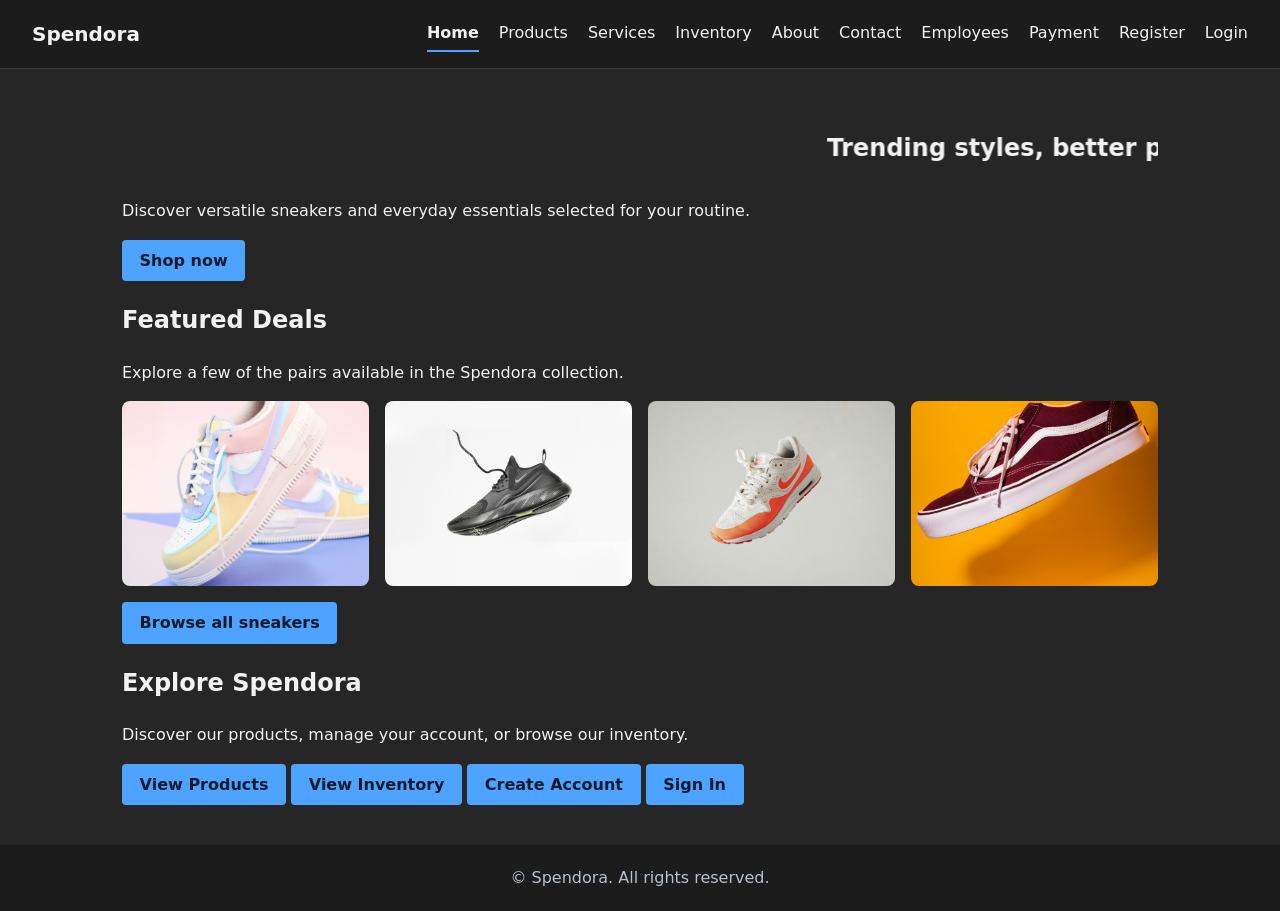
<file: index.html>
<!DOCTYPE html>
<html lang="en">
<head>
    <meta charset="UTF-8">
    <meta name="viewport" content="width=device-width, initial-scale=1.0">
    <meta name="description" content="Hub-Spendora: trending styles at better prices.">

    <title>Spendora | Everyday Style</title>

    <link rel="stylesheet" href="css/style.css">
</head>

<body>
    <!-- Website Header and Navigation -->
    <header>
        <a class="brand" href="index.html">Spendora</a>

        <nav aria-label="Main navigation">
            <a href="index.html" aria-current="page">Home</a>
            <a href="products.html">Products</a>
            <a href="services.html">Services</a>
            <a href="inventory.html">Inventory</a>
            <a href="about.html">About</a>
            <a href="contact.html">Contact</a>
            <a href="employee.html">Employees</a>
            <a href="payment.html">Payment</a>
            <a href="register.html">Register</a>
            <a href="login.html">Login</a>
        </nav>
    </header>

    <!-- Main Website Content -->
    <main>
        <section class="home-intro">
            <h1>
                <marquee behavior="scroll" direction="left">
                    Trending styles, better prices
                </marquee>
            </h1>

            <p>
                Discover versatile sneakers and everyday essentials
                selected for your routine.
            </p>

            <a class="btn" href="products.html">Shop now</a>
        </section>

        <!-- Featured Products -->
        <section id="featured">
            <h2>Featured Deals</h2>

            <p>
                Explore a few of the pairs available in the Spendora collection.
            </p>

            <div class="gallery">
                <img src="assets/snk1.jpg"
                     alt="Spendora everyday sneaker style one"
                     loading="lazy">

                <img src="assets/snk2.jpg"
                     alt="Spendora everyday sneaker style two"
                     loading="lazy">

                <img src="assets/snk3.jpg"
                     alt="Spendora everyday sneaker style three"
                     loading="lazy">

                <img src="assets/snk4.jpg"
                     alt="Spendora everyday sneaker style four"
                     loading="lazy">
            </div>

            <p>
                <a class="btn" href="products.html">Browse all sneakers</a>
            </p>
        </section>

        <!-- Quick Access to Website Pages -->
        <section id="quick-links">
            <h2>Explore Spendora</h2>

            <p>Discover our products, manage your account, or browse our inventory.</p>

            <a class="btn" href="products.html">View Products</a>
            <a class="btn" href="inventory.html">View Inventory</a>
            <a class="btn" href="register.html">Create Account</a>
            <a class="btn" href="login.html">Sign In</a>
        </section>
    </main>

    <!-- Website Footer -->
    <footer>
        <p>&copy; Spendora. All rights reserved.</p>
    </footer>
</body>
</html>
</file>
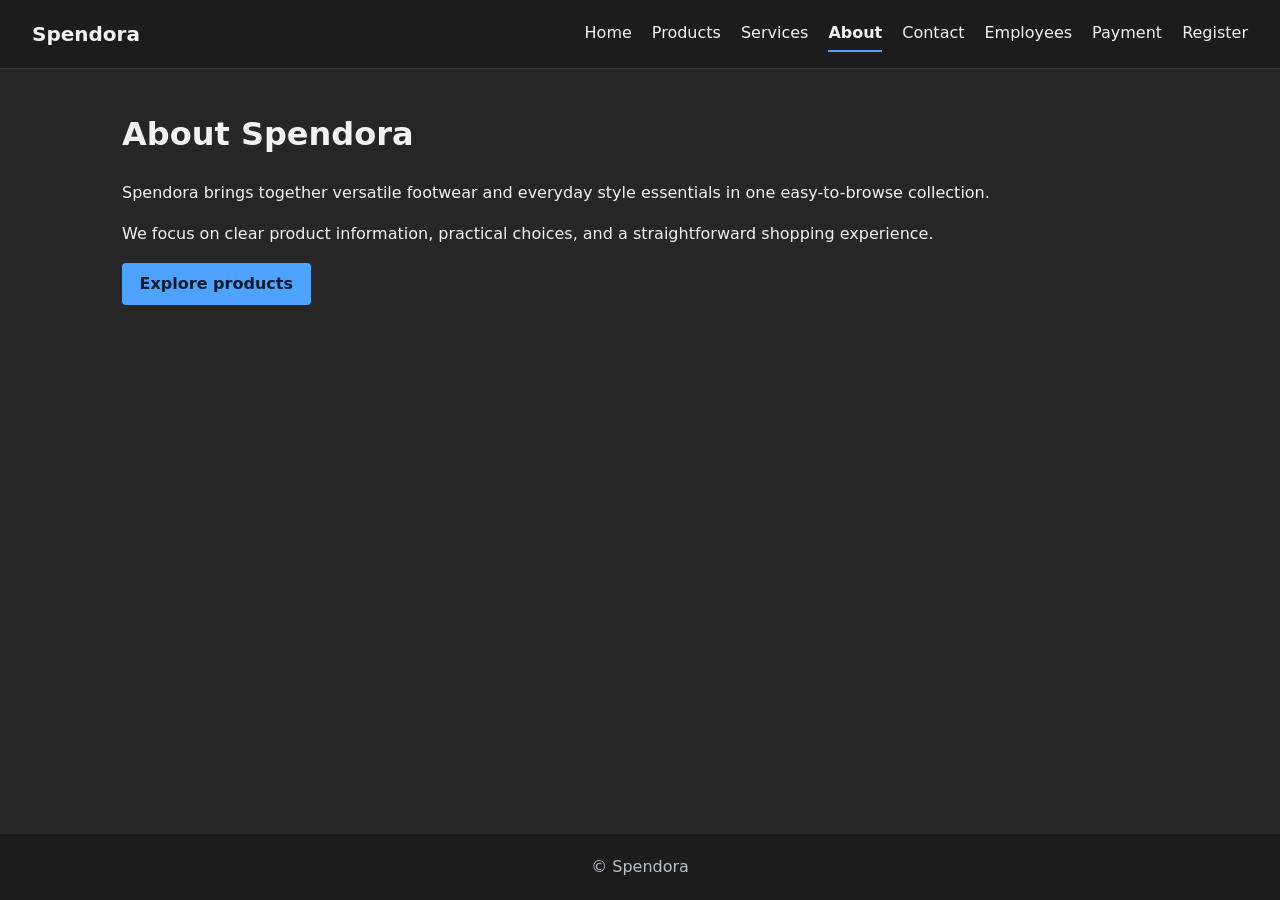
<file: about.html>
<!DOCTYPE html>
<html lang="en">
<head>
	<meta charset="UTF-8">
	<meta name="viewport" content="width=device-width, initial-scale=1.0">
	<meta name="description" content="Learn about Spendora and our everyday style collection.">
	<title>About | Spendora</title>
	<link rel="stylesheet" href="css/style.css">
</head>
<body>
	<header>
		<a class="brand" href="index.html">Spendora</a>
		<nav aria-label="Main navigation">
			<a href="index.html">Home</a>
			<a href="products.html">Products</a>
			<a href="services.html">Services</a>
			<a href="about.html" aria-current="page">About</a>
			<a href="contact.html">Contact</a>
			<a href="employee.html">Employees</a>
			<a href="payment.html">Payment</a>
			<a href="register.html">Register</a>
		</nav>
	</header>
	<main>
		<h1>About Spendora</h1>
		<p>Spendora brings together versatile footwear and everyday style essentials in one easy-to-browse collection.</p>
		<p>We focus on clear product information, practical choices, and a straightforward shopping experience.</p>
		<p><a class="btn" href="products.html">Explore products</a></p>
	</main>
	<footer><p>&copy; Spendora</p></footer>
</body>
</html>
</file>
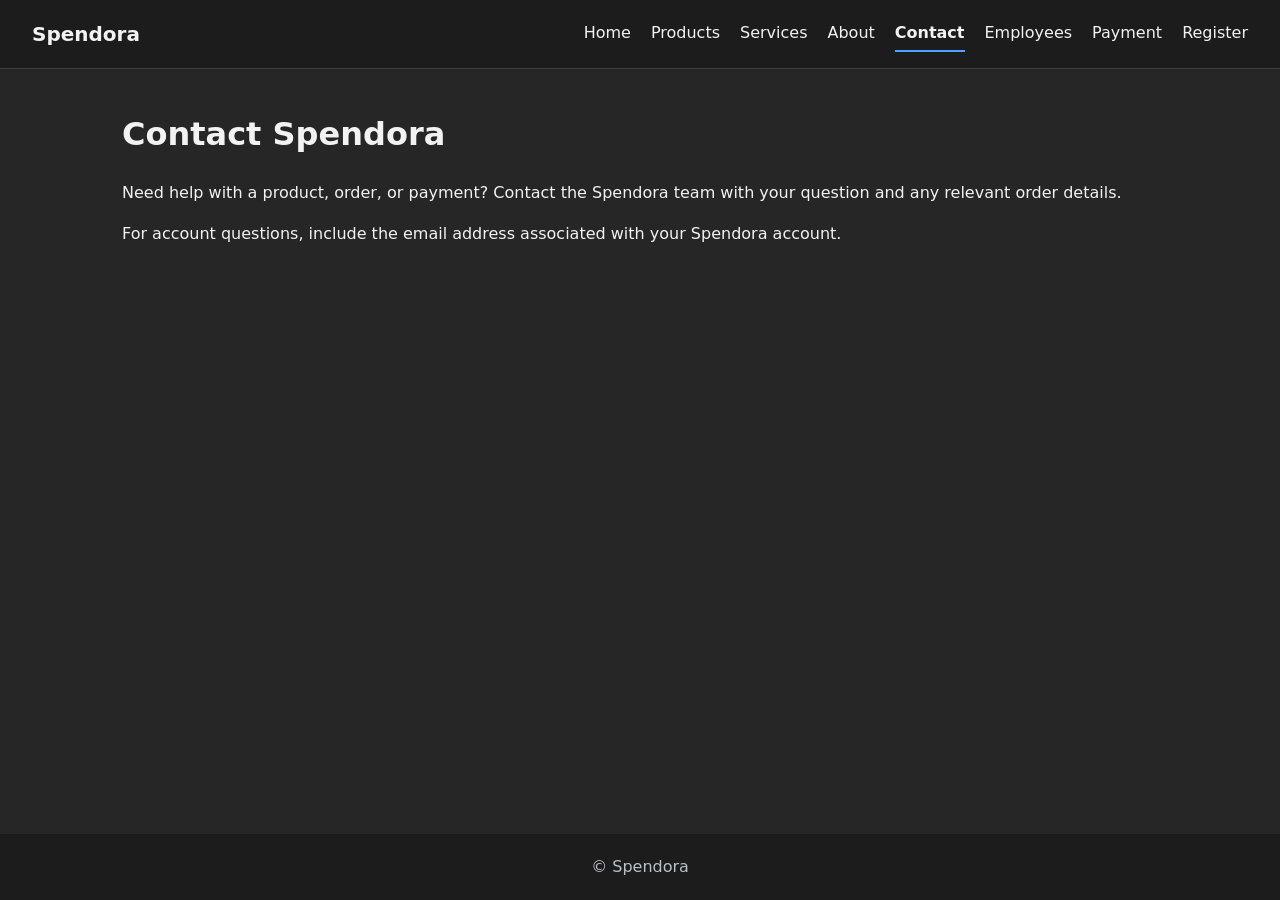
<file: contact.html>
<!DOCTYPE html>
<html lang="en">
<head>
	<meta charset="UTF-8">
	<meta name="viewport" content="width=device-width, initial-scale=1.0">
	<meta name="description" content="Get help with Spendora products, orders, and payments.">
	<title>Contact | Spendora</title>
	<link rel="stylesheet" href="css/style.css">
</head>
<body>
	<header>
		<a class="brand" href="index.html">Spendora</a>
		<nav aria-label="Main navigation">
			<a href="index.html">Home</a>
			<a href="products.html">Products</a>
			<a href="services.html">Services</a>
			<a href="about.html">About</a>
			<a href="contact.html" aria-current="page">Contact</a>
			<a href="employee.html">Employees</a>
			<a href="payment.html">Payment</a>
			<a href="register.html">Register</a>
		</nav>
	</header>
	<main>
		<h1>Contact Spendora</h1>
		<p>Need help with a product, order, or payment? Contact the Spendora team with your question and any relevant order details.</p>
		<p>For account questions, include the email address associated with your Spendora account.</p>
	</main>
	<footer><p>&copy; Spendora</p></footer>
</body>
</html>
</file>
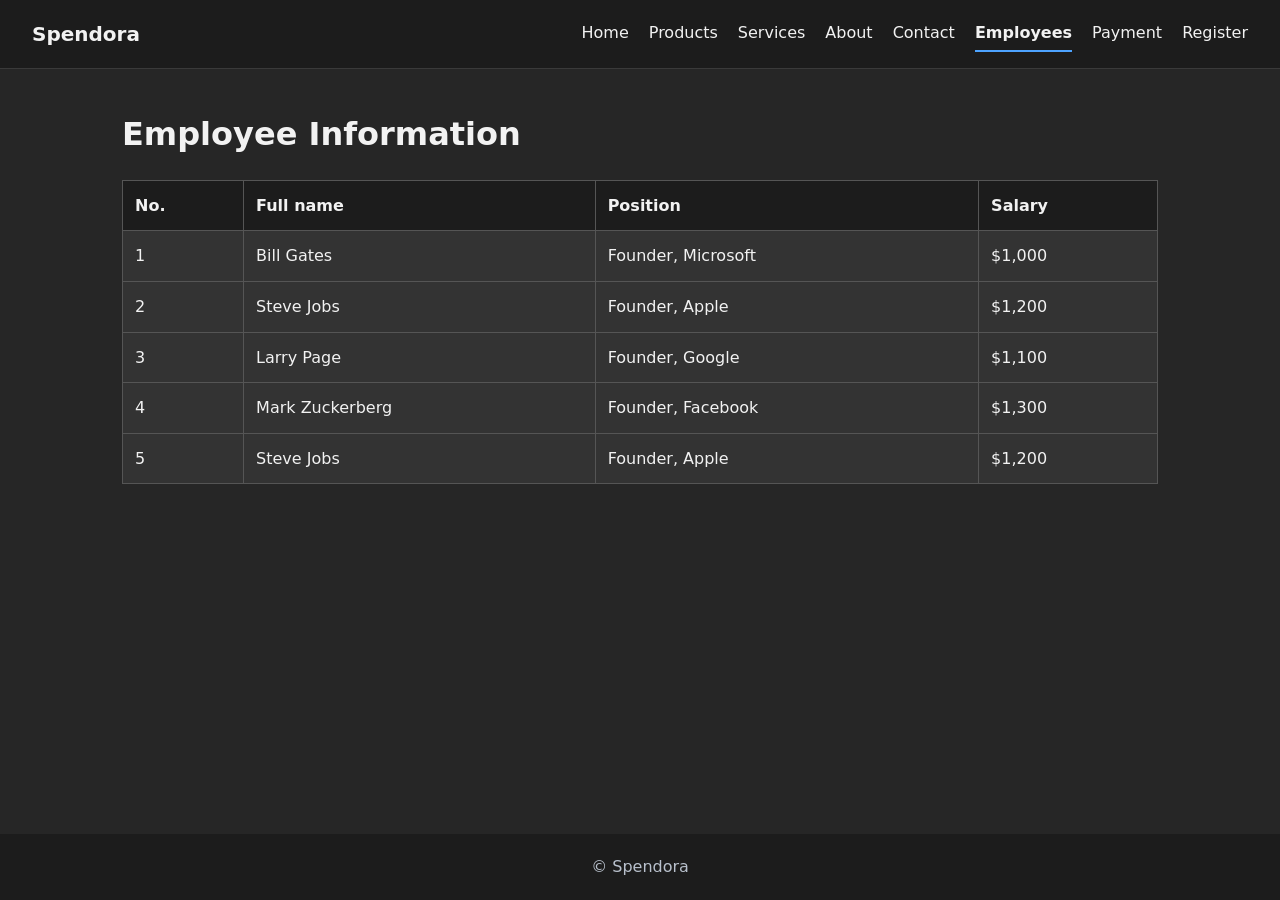
<file: employee.html>
<!DOCTYPE html>
<html lang="en">
<head>
    <meta charset="UTF-8">
    <meta name="viewport" content="width=device-width, initial-scale=1.0">
    <title>Employees | Spendora</title>
    <link rel="stylesheet" href="css/style.css">
</head>
<body>
    <header>
        <a class="brand" href="index.html">Spendora</a>
        <nav aria-label="Main navigation">
            <a href="index.html">Home</a>
            <a href="products.html">Products</a>
            <a href="services.html">Services</a>
            <a href="about.html">About</a>
            <a href="contact.html">Contact</a>
            <a href="employee.html" aria-current="page">Employees</a>
            <a href="payment.html">Payment</a>
            <a href="register.html">Register</a>
        </nav>
    </header>

    <main>
        <h1>Employee Information</h1>
        <div class="table-scroll">
            <table class="data-table">
                <thead>
                    <tr>
                        <th scope="col">No.</th>
                        <th scope="col">Full name</th>
                        <th scope="col">Position</th>
                        <th scope="col">Salary</th>
                    </tr>
                </thead>
                <tbody>
                    <tr><td>1</td><td>Bill Gates</td><td>Founder, Microsoft</td><td>$1,000</td></tr>
                    <tr><td>2</td><td>Steve Jobs</td><td>Founder, Apple</td><td>$1,200</td></tr>
                    <tr><td>3</td><td>Larry Page</td><td>Founder, Google</td><td>$1,100</td></tr>
                    <tr><td>4</td><td>Mark Zuckerberg</td><td>Founder, Facebook</td><td>$1,300</td></tr>
                    <tr><td>5</td><td>Steve Jobs</td><td>Founder, Apple</td><td>$1,200</td></tr>
                </tbody>
            </table>
        </div>
    </main>

    <footer><p>&copy; Spendora</p></footer>
</body>
</html>
</file>
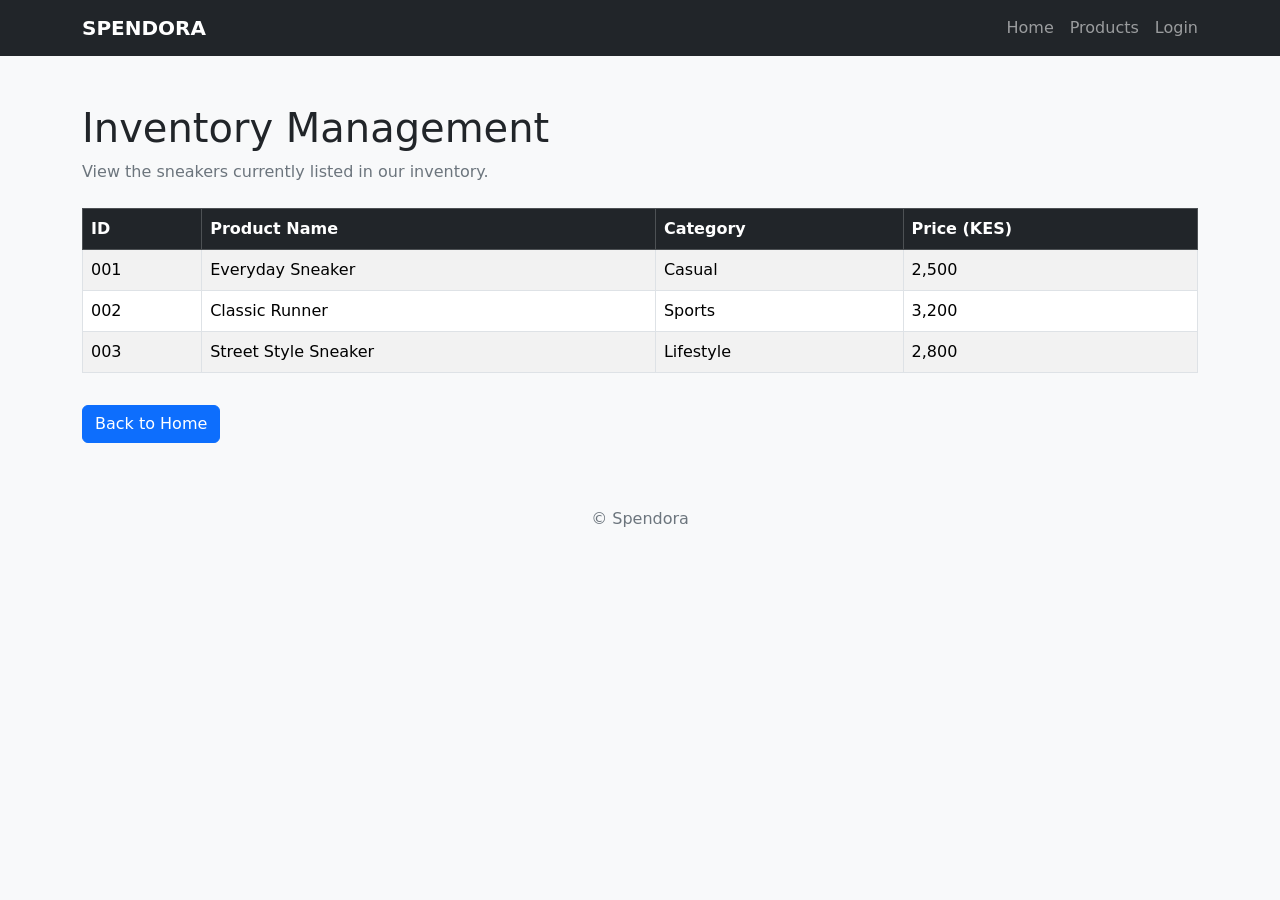
<file: inventory.html>
<!DOCTYPE html>
<html lang="en">
<head>
    <meta charset="UTF-8">
    <meta name="viewport" content="width=device-width, initial-scale=1.0">
    <title>Inventory | Spendora</title>

    <!-- Bootstrap CSS -->
    <link href="https://cdn.jsdelivr.net/npm/bootstrap@5.3.3/dist/css/bootstrap.min.css"
          rel="stylesheet">
</head>
<body class="bg-light">

    <nav class="navbar navbar-dark bg-dark">
        <div class="container">
            <a class="navbar-brand fw-bold" href="index.html">SPENDORA</a>
            <div class="navbar-nav flex-row gap-3">
                <a class="nav-link" href="index.html">Home</a>
                <a class="nav-link" href="products.html">Products</a>
                <a class="nav-link" href="login.html">Login</a>
            </div>
        </div>
    </nav>

    <main class="container py-5">
        <h1 class="mb-2">Inventory Management</h1>
        <p class="text-secondary mb-4">
            View the sneakers currently listed in our inventory.
        </p>

        <div class="table-responsive">
            <table class="table table-striped table-bordered table-hover align-middle">
                <thead class="table-dark">
                    <tr>
                        <th scope="col">ID</th>
                        <th scope="col">Product Name</th>
                        <th scope="col">Category</th>
                        <th scope="col">Price (KES)</th>
                    </tr>
                </thead>
                <tbody>
                    <tr>
                        <td>001</td>
                        <td>Everyday Sneaker</td>
                        <td>Casual</td>
                        <td>2,500</td>
                    </tr>
                    <tr>
                        <td>002</td>
                        <td>Classic Runner</td>
                        <td>Sports</td>
                        <td>3,200</td>
                    </tr>
                    <tr>
                        <td>003</td>
                        <td>Street Style Sneaker</td>
                        <td>Lifestyle</td>
                        <td>2,800</td>
                    </tr>
                </tbody>
            </table>
        </div>

        <a href="index.html" class="btn btn-primary mt-3">Back to Home</a>
    </main>

    <footer class="text-center text-secondary py-3">
        <p>&copy; Spendora</p>
    </footer>

</body>
</html>
</file>
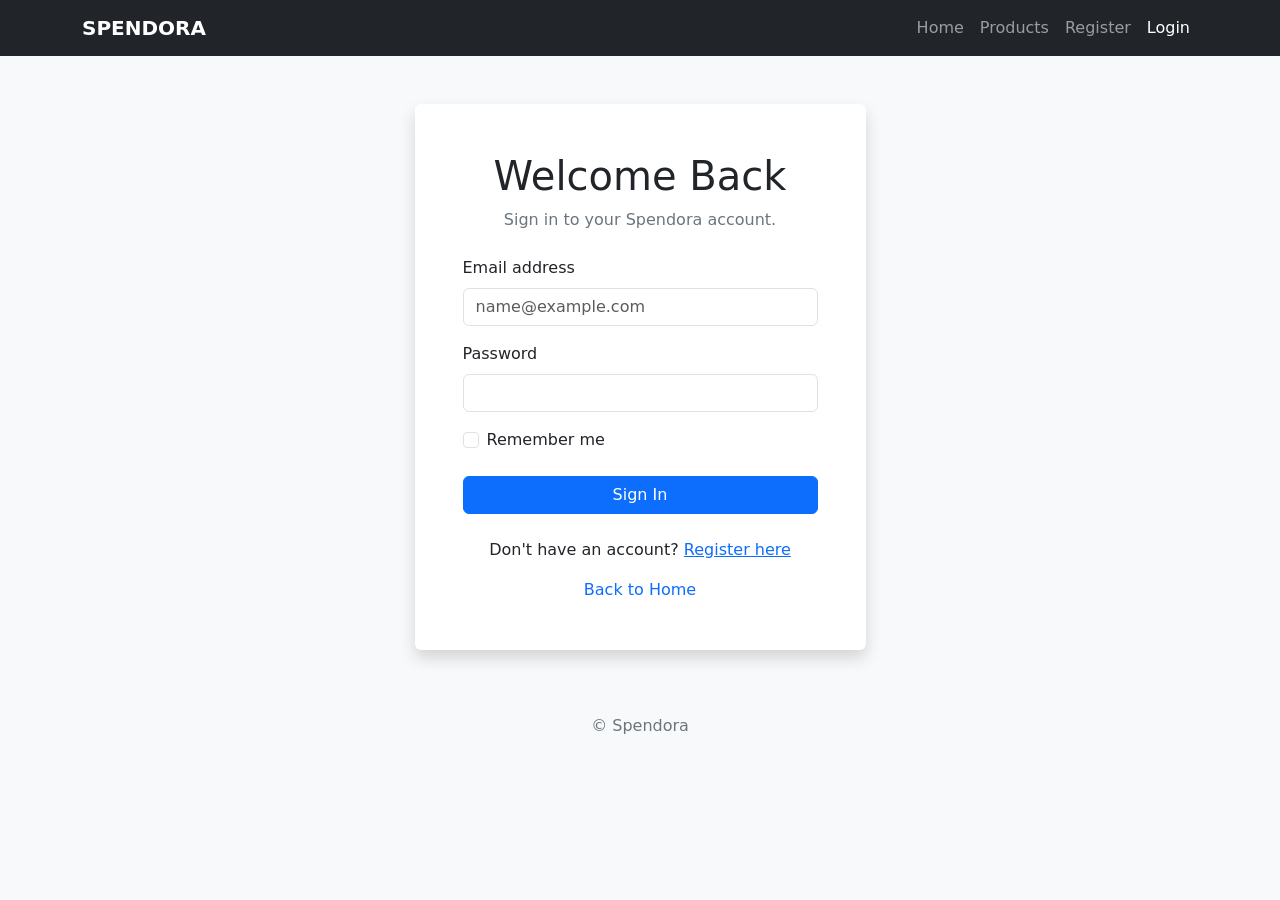
<file: login.html>
<!DOCTYPE html>
<html lang="en">
<head>
    <meta charset="UTF-8">
    <meta name="viewport" content="width=device-width, initial-scale=1.0">
    <meta name="description" content="Sign in to your Spendora account.">
    <title>Login | Spendora</title>

    <!-- Bootstrap CSS -->
    <link href="https://cdn.jsdelivr.net/npm/bootstrap@5.3.3/dist/css/bootstrap.min.css"
          rel="stylesheet">
</head>
<body class="bg-light">

    <!-- Navigation -->
    <nav class="navbar navbar-expand-lg navbar-dark bg-dark">
        <div class="container">
            <a class="navbar-brand fw-bold" href="index.html">SPENDORA</a>

            <div class="navbar-nav ms-auto">
                <a class="nav-link" href="index.html">Home</a>
                <a class="nav-link" href="products.html">Products</a>
                <a class="nav-link" href="register.html">Register</a>
                <a class="nav-link active" aria-current="page" href="login.html">Login</a>
            </div>
        </div>
    </nav>

    <!-- Login Form -->
    <main class="container py-5">
        <div class="row justify-content-center">
            <div class="col-12 col-md-8 col-lg-5">

                <div class="card shadow border-0">
                    <div class="card-body p-4 p-md-5">

                        <h1 class="text-center mb-2">Welcome Back</h1>
                        <p class="text-center text-secondary mb-4">
                            Sign in to your Spendora account.
                        </p>

                        <form action="#" method="get">
                            <div class="mb-3">
                                <label for="email" class="form-label">
                                    Email address
                                </label>
                                <input type="email"
                                       class="form-control"
                                       id="email"
                                       name="email"
                                       placeholder="name@example.com"
                                       autocomplete="email"
                                       required>
                            </div>

                            <div class="mb-3">
                                <label for="password" class="form-label">
                                    Password
                                </label>
                                <input type="password"
                                       class="form-control"
                                       id="password"
                                       name="password"
                                       autocomplete="current-password"
                                       required>
                            </div>

                            <div class="form-check mb-4">
                                <input class="form-check-input"
                                       type="checkbox"
                                       id="remember"
                                       name="remember">
                                <label class="form-check-label" for="remember">
                                    Remember me
                                </label>
                            </div>

                            <button type="submit"
                                    class="btn btn-primary w-100">
                                Sign In
                            </button>
                        </form>

                        <p class="text-center mt-4 mb-0">
                            Don't have an account?
                            <a href="register.html">Register here</a>
                        </p>

                        <p class="text-center mt-3 mb-0">
                            <a href="index.html" class="text-decoration-none">
                                Back to Home
                            </a>
                        </p>

                    </div>
                </div>

            </div>
        </div>
    </main>

    <footer class="text-center text-secondary py-3">
        <p class="mb-0">&copy; Spendora</p>
    </footer>

</body>
</html>
</file>
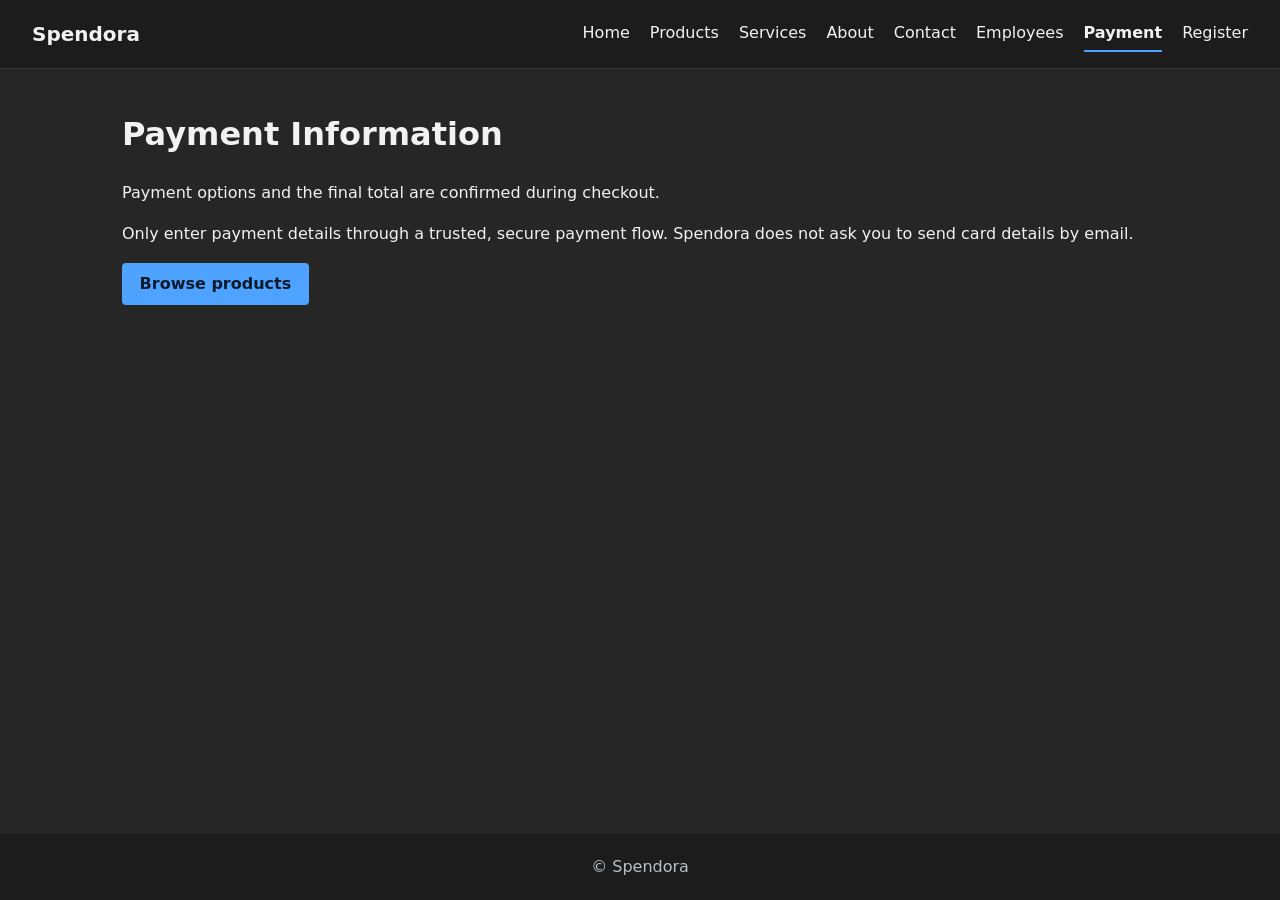
<file: payment.html>
<!DOCTYPE html>
<html lang="en">
<head>
	<meta charset="UTF-8">
	<meta name="viewport" content="width=device-width, initial-scale=1.0">
	<meta name="description" content="Payment information for Spendora customers.">
	<title>Payment | Spendora</title>
	<link rel="stylesheet" href="css/style.css">
</head>
<body>
	<header>
		<a class="brand" href="index.html">Spendora</a>
		<nav aria-label="Main navigation">
			<a href="index.html">Home</a>
			<a href="products.html">Products</a>
			<a href="services.html">Services</a>
			<a href="about.html">About</a>
			<a href="contact.html">Contact</a>
			<a href="employee.html">Employees</a>
			<a href="payment.html" aria-current="page">Payment</a>
			<a href="register.html">Register</a>
		</nav>
	</header>
	<main>
		<h1>Payment Information</h1>
		<p>Payment options and the final total are confirmed during checkout.</p>
		<p>Only enter payment details through a trusted, secure payment flow. Spendora does not ask you to send card details by email.</p>
		<p><a class="btn" href="products.html">Browse products</a></p>
	</main>
	<footer><p>&copy; Spendora</p></footer>
</body>
</html>
</file>
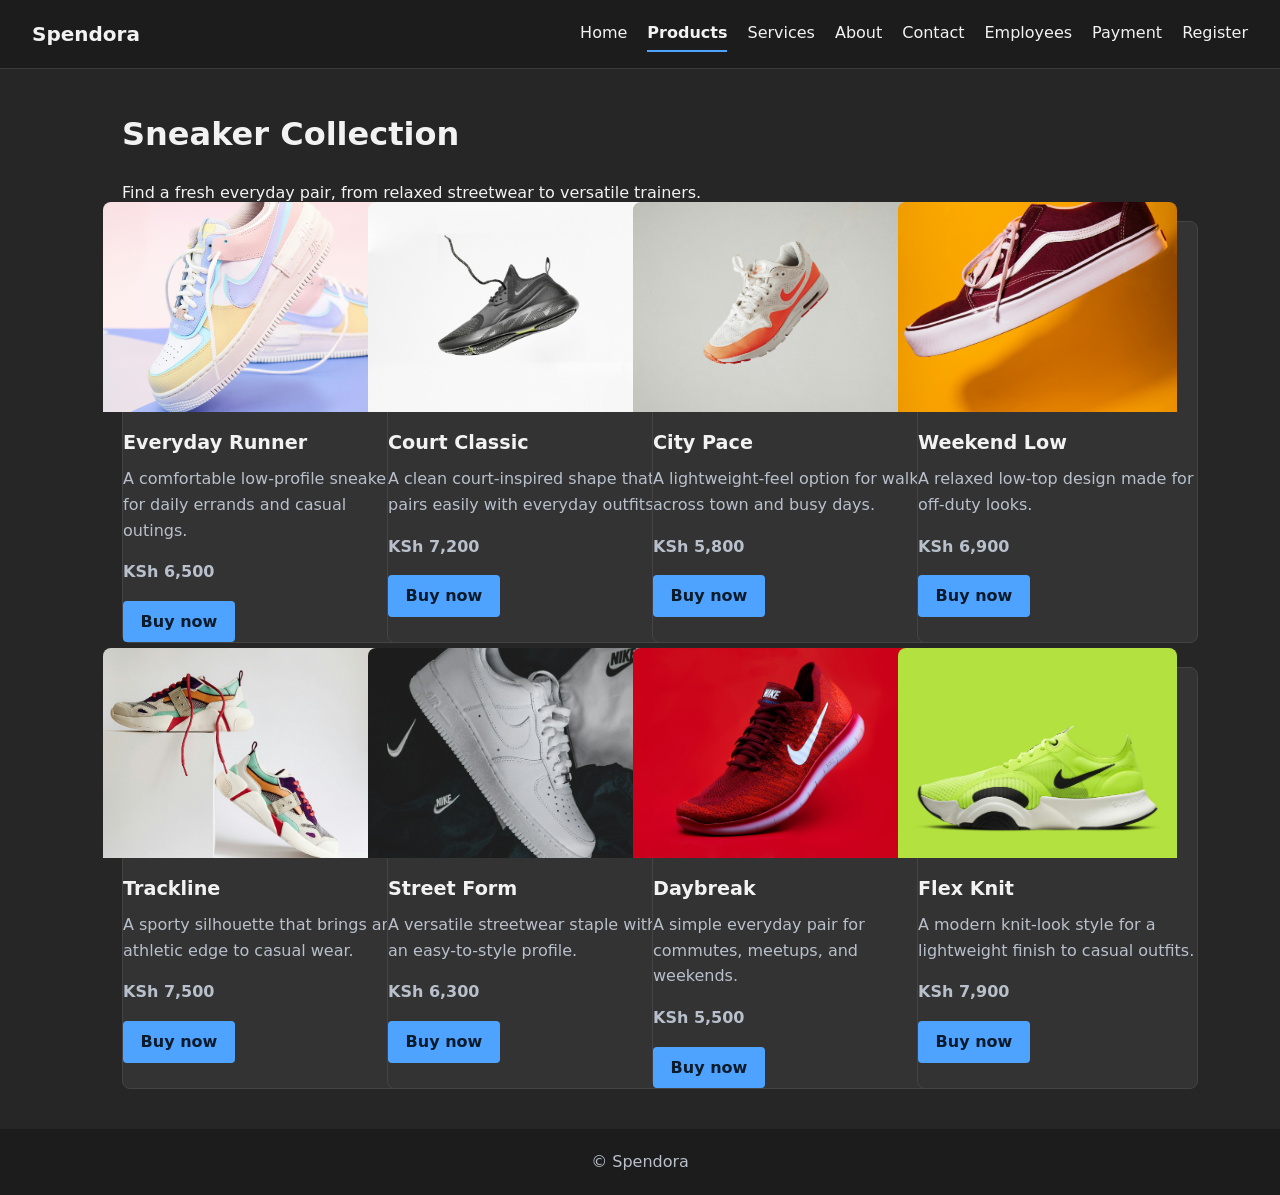
<file: products.html>
<!DOCTYPE html>
<html lang="en">
<head>
    <meta charset="UTF-8">
    <meta name="viewport" content="width=device-width, initial-scale=1.0">
    <meta name="description" content="Explore Spendora's sneaker collection.">
    <title>Sneaker Collection | Spendora</title>
    <link rel="stylesheet" href="css/style.css">
</head>
<body>
    <header>
        <a class="brand" href="index.html">Spendora</a>
        <nav aria-label="Main navigation">
            <a href="index.html">Home</a>
            <a href="products.html" aria-current="page">Products</a>
            <a href="services.html">Services</a>
            <a href="about.html">About</a>
            <a href="contact.html">Contact</a>
            <a href="employee.html">Employees</a>
            <a href="payment.html">Payment</a>
            <a href="register.html">Register</a>
        </nav>
    </header>

    <main>
        <h1>Sneaker Collection</h1>
        <p>Find a fresh everyday pair, from relaxed streetwear to versatile trainers.</p>
        <section class="services-grid" aria-label="Sneaker products">
            <article class="service-card">
                <img src="assets/snk1.jpg" alt="Everyday Runner sneaker" loading="lazy">
                <h2>Everyday Runner</h2>
                <p>A comfortable low-profile sneaker for daily errands and casual outings.</p>
                <p class="product-price">KSh 6,500</p>
                <a class="btn" href="payment.html">Buy now</a>
            </article>
            <article class="service-card">
                <img src="assets/snk2.jpg" alt="Court Classic sneaker" loading="lazy">
                <h2>Court Classic</h2>
                <p>A clean court-inspired shape that pairs easily with everyday outfits.</p>
                <p class="product-price">KSh 7,200</p>
                <a class="btn" href="payment.html">Buy now</a>
            </article>
            <article class="service-card">
                <img src="assets/snk3.jpg" alt="City Pace sneaker" loading="lazy">
                <h2>City Pace</h2>
                <p>A lightweight-feel option for walks across town and busy days.</p>
                <p class="product-price">KSh 5,800</p>
                <a class="btn" href="payment.html">Buy now</a>
            </article>
            <article class="service-card">
                <img src="assets/snk4.jpg" alt="Weekend Low sneaker" loading="lazy">
                <h2>Weekend Low</h2>
                <p>A relaxed low-top design made for off-duty looks.</p>
                <p class="product-price">KSh 6,900</p>
                <a class="btn" href="payment.html">Buy now</a>
            </article>
            <article class="service-card">
                <img src="assets/snk5.jpg" alt="Trackline sneaker" loading="lazy">
                <h2>Trackline</h2>
                <p>A sporty silhouette that brings an athletic edge to casual wear.</p>
                <p class="product-price">KSh 7,500</p>
                <a class="btn" href="payment.html">Buy now</a>
            </article>
            <article class="service-card">
                <img src="assets/snk6.jpg" alt="Street Form sneaker" loading="lazy">
                <h2>Street Form</h2>
                <p>A versatile streetwear staple with an easy-to-style profile.</p>
                <p class="product-price">KSh 6,300</p>
                <a class="btn" href="payment.html">Buy now</a>
            </article>
            <article class="service-card">
                <img src="assets/snk7.jpg" alt="Daybreak sneaker" loading="lazy">
                <h2>Daybreak</h2>
                <p>A simple everyday pair for commutes, meetups, and weekends.</p>
                <p class="product-price">KSh 5,500</p>
                <a class="btn" href="payment.html">Buy now</a>
            </article>
            <article class="service-card">
                <img src="assets/snk8.jpg" alt="Flex Knit sneaker" loading="lazy">
                <h2>Flex Knit</h2>
                <p>A modern knit-look style for a lightweight finish to casual outfits.</p>
                <p class="product-price">KSh 7,900</p>
                <a class="btn" href="payment.html">Buy now</a>
            </article>
        </section>
    </main>

    <footer><p>&copy; Spendora</p></footer>
</body>
</html>
</file>
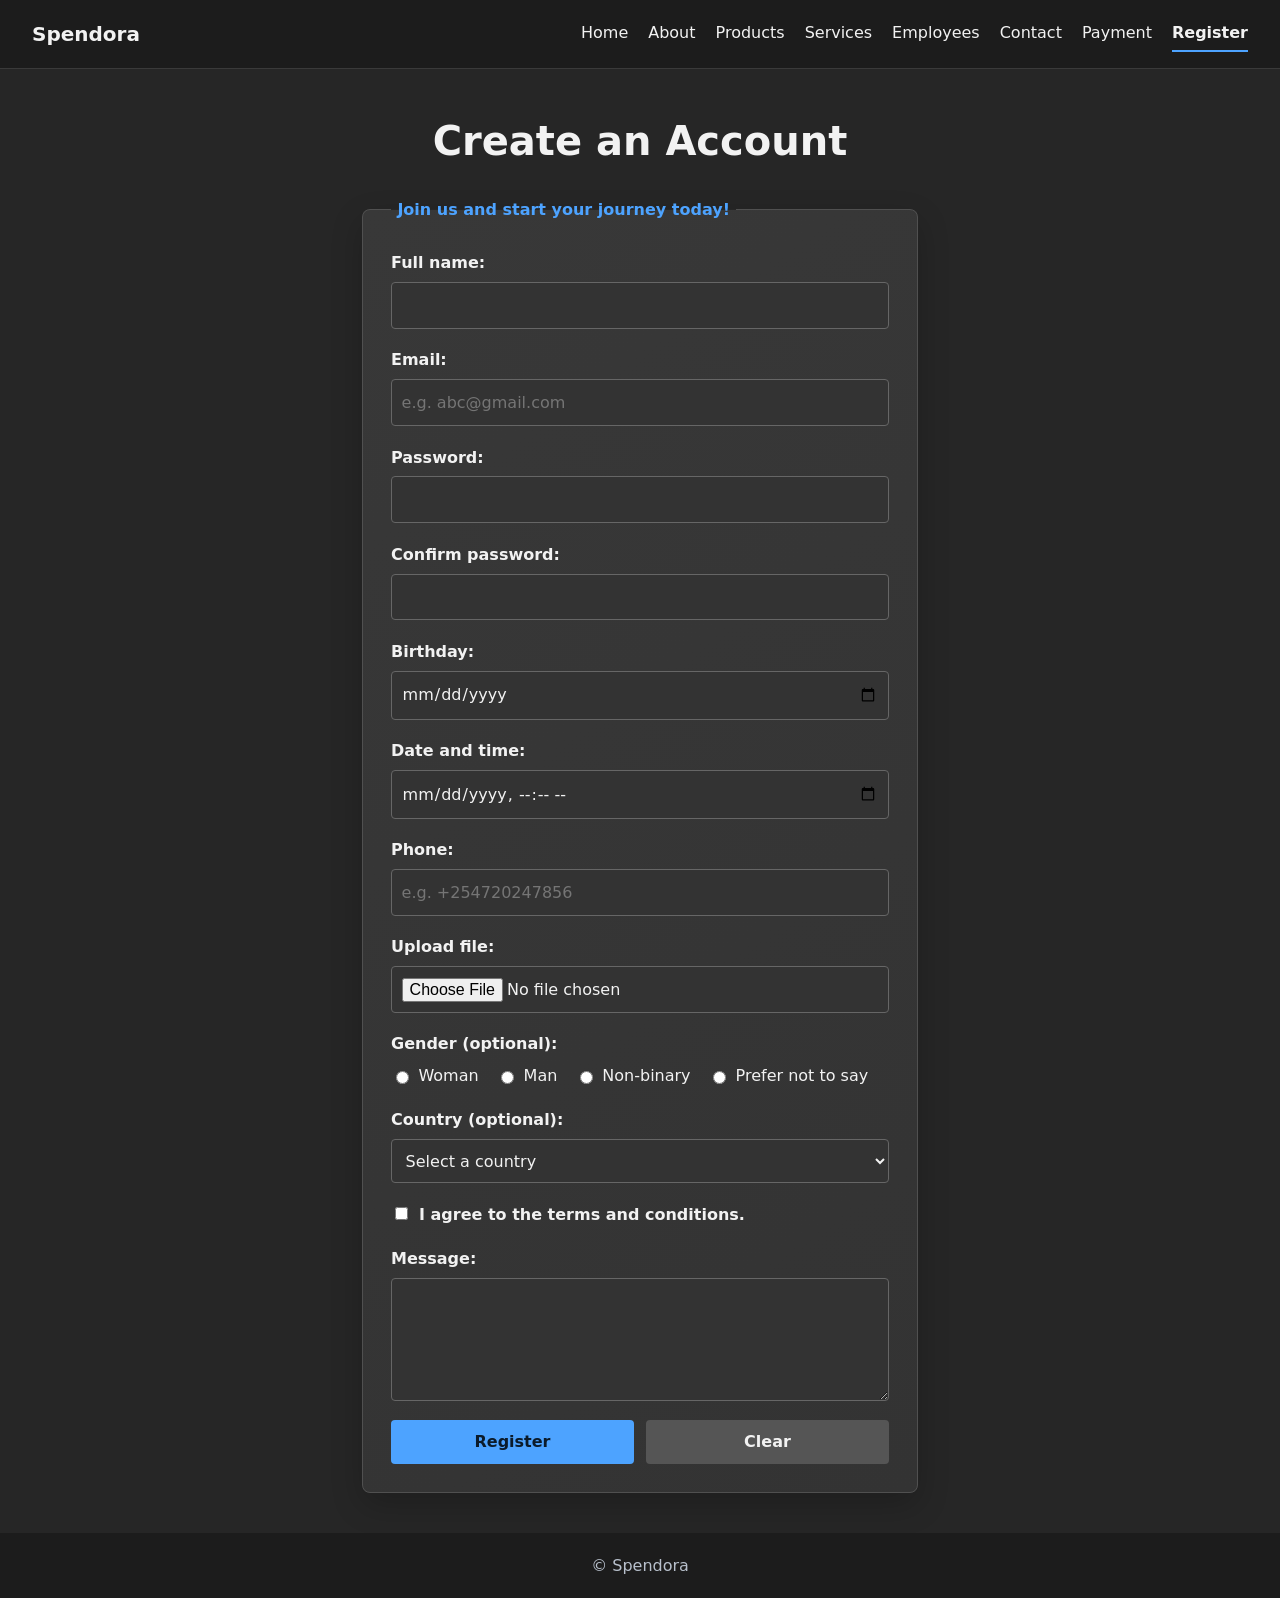
<file: register.html>
<!DOCTYPE html>
<html lang="en">
<head>
	<meta charset="UTF-8">
	<meta name="viewport" content="width=device-width, initial-scale=1.0">
	<title>Register | Spendora</title>
	<link rel="stylesheet" href="css/style.css">
	<link rel="stylesheet" href="css/register.css">
</head>
<body>
	<header>
		<a class="brand" href="index.html">Spendora</a>
		<nav aria-label="Main navigation">
			<a href="index.html">Home</a>
			<a href="about.html">About</a>
			<a href="products.html">Products</a>
			<a href="services.html">Services</a>
			<a href="employee.html">Employees</a>
			<a href="contact.html">Contact</a>
			<a href="payment.html">Payment</a>
			<a href="register.html" aria-current="page">Register</a>
		</nav>
	</header>

	<main>
		<h1>Create an Account</h1>
		<form class="register-form" action="payment.html" method="post" enctype="multipart/form-data">
			<fieldset>
				<legend>Join us and start your journey today!</legend>
				<p class="form-row">
					<label for="fullname">Full name:</label>
					<input type="text" id="fullname" name="fullname" autocomplete="name" required>
				</p>
				<p class="form-row">
					<label for="email">Email:</label>
					<input type="email" id="email" name="email" placeholder="e.g. abc@gmail.com" autocomplete="email" required>
				</p>
				<p class="form-row">
					<label for="pwd">Password:</label>
					<input type="password" id="pwd" name="password" minlength="8" autocomplete="new-password" required>
				</p>
				<p class="form-row">
					<label for="cpwd">Confirm password:</label>
					<input type="password" id="cpwd" name="cpassword" minlength="8" autocomplete="new-password" required>
				</p>
				<p class="form-row">
					<label for="yob">Birthday:</label>
					<input type="date" id="yob" name="yob" autocomplete="bday" required>
				</p>
				<p class="form-row">
					<label for="dt">Date and time:</label>
					<input type="datetime-local" id="dt" name="dt" required>
				</p>
				<p class="form-row">
					<label for="phone">Phone:</label>
					<input type="tel" id="phone" name="phone" placeholder="e.g. +254720247856" autocomplete="tel" required>
				</p>
				<p class="form-row">
					<label for="file">Upload file:</label>
					<input type="file" id="file" name="file" required>
				</p>
				<div class="form-row">
					<span id="gender-label">Gender (optional):</span>
					<div class="form-options" role="group" aria-labelledby="gender-label">
						<span><input type="radio" id="gender-woman" name="gender" value="woman"> <label for="gender-woman">Woman</label></span>
						<span><input type="radio" id="gender-man" name="gender" value="man"> <label for="gender-man">Man</label></span>
						<span><input type="radio" id="gender-nonbinary" name="gender" value="nonbinary"> <label for="gender-nonbinary">Non-binary</label></span>
						<span><input type="radio" id="gender-prefer-not-to-say" name="gender" value="prefer-not-to-say"> <label for="gender-prefer-not-to-say">Prefer not to say</label></span>
					</div>
				</div>
				<p class="form-row">
					<label for="country">Country (optional):</label>
					<select id="country" name="country">
						<option value="">Select a country</option>
						<option value="ke">Kenya</option>
						<option value="ca">Canada</option>
						<option value="gb">United Kingdom</option>
						<option value="us">United States</option>
					</select>
				</p>
				<p class="form-row form-terms">
					<input type="checkbox" id="terms" name="terms" required>
					<label for="terms">I agree to the terms and conditions.</label>
				</p>
				<p class="form-row">
					<label for="msg">Message:</label>
					<textarea id="msg" name="msg" rows="4" cols="30"></textarea>
				</p>
				<div class="form-actions">
					<button type="submit">Register</button>
					<button type="reset">Clear</button>
				</div>
			</fieldset>
		</form>
	</main>
	<footer><p>&copy; Spendora</p></footer>
</body>
</html>
</file>
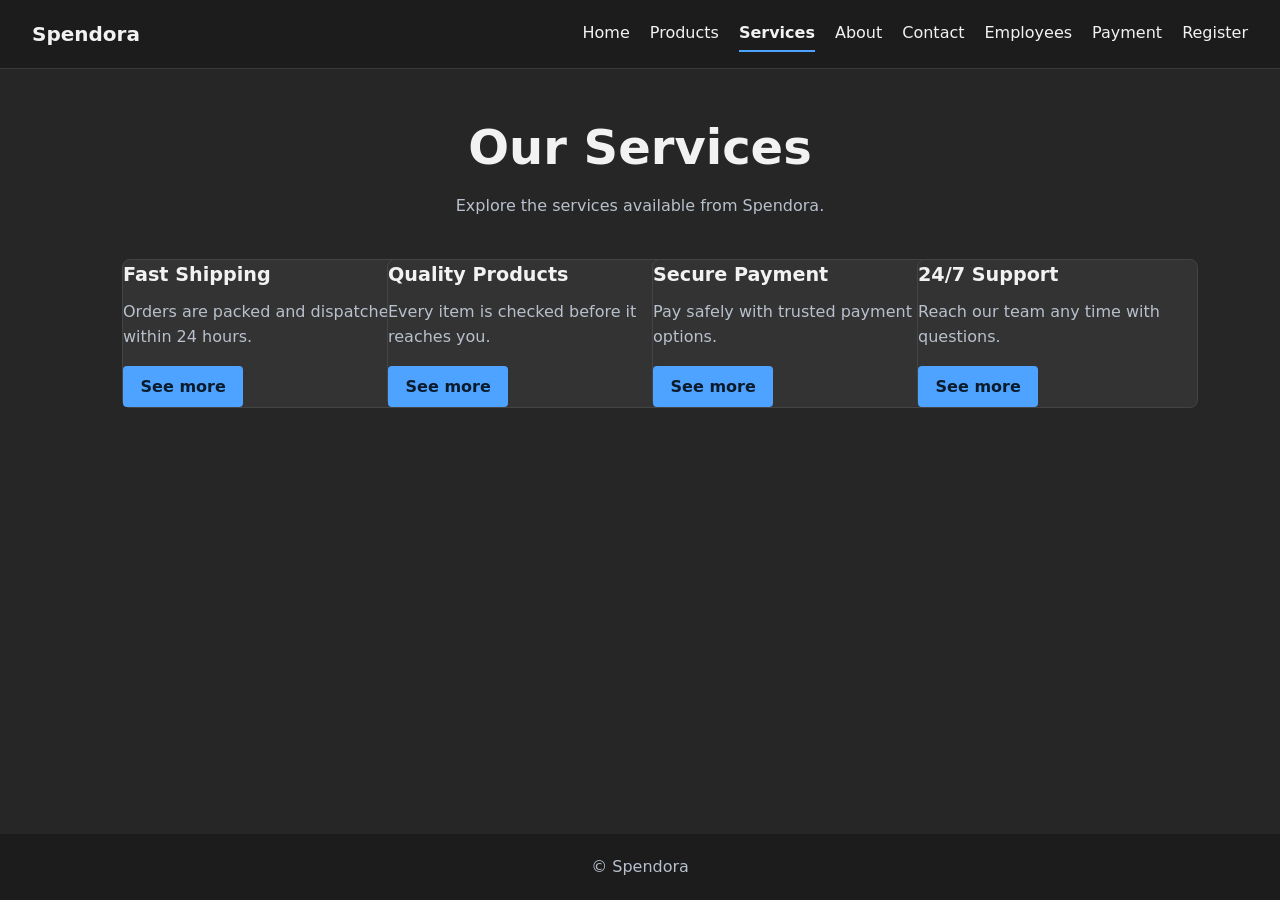
<file: services.html>
<!DOCTYPE html>
<html lang="en">
<head>
	<meta charset="UTF-8">
	<meta name="viewport" content="width=device-width, initial-scale=1.0">
	<meta name="description" content="Explore the services offered by Spendora.">
	<title>Services | Spendora</title>
	<link rel="stylesheet" href="css/style.css">
	<link rel="stylesheet" href="css/services.css">
</head>
<body>
	<header>
		<a class="brand" href="index.html">Spendora</a>
		<nav aria-label="Main navigation">
			<a href="index.html">Home</a>
			<a href="products.html">Products</a>
			<a href="services.html" aria-current="page">Services</a>
			<a href="about.html">About</a>
			<a href="contact.html">Contact</a>
			<a href="employee.html">Employees</a>
			<a href="payment.html">Payment</a>
			<a href="register.html">Register</a>
		</nav>
	</header>

	<main>
		<section class="services-intro" aria-labelledby="services-heading">
			<h1 id="services-heading">Our Services</h1>
			<p>Explore the services available from Spendora.</p>
		</section>
		<section class="services-grid" aria-label="Service list">
			<article class="service-card">
				<h2>Fast Shipping</h2>
				<p>Orders are packed and dispatched within 24 hours.</p>
				<a class="btn" href="products.html">See more</a>
			</article>
			<article class="service-card">
				<h2>Quality Products</h2>
				<p>Every item is checked before it reaches you.</p>
				<a class="btn" href="products.html">See more</a>
			</article>
			<article class="service-card">
				<h2>Secure Payment</h2>
				<p>Pay safely with trusted payment options.</p>
				<a class="btn" href="payment.html">See more</a>
			</article>
			<article class="service-card">
				<h2>24/7 Support</h2>
				<p>Reach our team any time with questions.</p>
				<a class="btn" href="contact.html">See more</a>
			</article>
		</section>
	</main>

	<footer>
		<p>&copy; Spendora</p>
	</footer>
</body>
</html>
</file>
<file: css/style.css>
:root {
  --bg: #262626;
  --surface: #333;
  --bar: #1c1c1c;
  --text: #f2f2f2;
  --muted: #b8c0cc;
  --accent: #4da3ff;
  --radius: 8px;
  --max: 1100px;
}

*,
*::before,
*::after {
  box-sizing: border-box;
}

body {
  display: flex;
  flex-direction: column;
  min-height: 100vh;
  margin: 0;
  font-family: system-ui, Arial, sans-serif;
  line-height: 1.6;
  background: var(--bg);
  color: var(--text);
}

img {
  display: block;
  max-width: 100%;
}

a {
  color: var(--accent);
  text-decoration: none;
}

a:hover {
  text-decoration: underline;
}

header {
  position: sticky;
  top: 0;
  z-index: 10;
  display: flex;
  flex-wrap: wrap;
  align-items: center;
  justify-content: space-between;
  gap: 1rem;
  padding: 1rem 2rem;
  background: var(--bar);
  border-bottom: 1px solid #3a3a3a;
}

.brand {
  color: var(--text);
  font-size: 1.25rem;
  font-weight: 700;
}

.brand:hover {
  text-decoration: none;
}

nav {
  display: flex;
  flex-wrap: wrap;
  gap: 0.5rem 1.25rem;
}

nav a {
  padding: 0.25rem 0;
  color: var(--text);
  border-bottom: 2px solid transparent;
}

nav a:hover,
nav a:focus-visible {
  border-color: var(--accent);
  text-decoration: none;
}

nav a[aria-current="page"] {
  border-color: var(--accent);
  font-weight: 600;
}

main {
  flex: 1;
  width: 100%;
  max-width: var(--max);
  margin: 0 auto;
  padding: 2.5rem 2rem;
}

main > h1 {
  margin: 0 0 1.25rem;
}

footer {
  padding: 1.25rem 2rem;
  text-align: center;
  background: var(--bar);
  color: var(--muted);
}

footer p {
  margin: 0;
}

.btn {
  display: inline-block;
  padding: 0.5rem 1.1rem;
  background: var(--accent);
  color: #0b1b2b;
  border-radius: 4px;
  font-weight: 600;
}

.btn:hover {
  filter: brightness(1.1);
  text-decoration: none;
}

.services-grid {
  display: grid;
  grid-template-columns: repeat(auto-fit, minmax(min(100%, 240px), 1fr));
  gap: 1.5rem;
}

.service-card {
  width: calc(100% + 2.5rem);
  flex-direction: column;
  align-items: flex-start;
  max-width: none;
  background: var(--surface);
  border: 1px solid #444;
  border-radius: var(--radius);
}

.service-card img {
  width: 100%;

.home-intro {
  max-width: 60ch;
  margin: 0 auto 3rem;
}

.home-intro h1 {
  margin: 0 0 0.75rem;
}

.home-intro p {
  margin: 0 0 1.25rem;
  color: var(--muted);
}
  aspect-ratio: 4 / 3;
  margin: -1.25rem -1.25rem 1rem;
  max-width: calc(100% + 2.5rem);
  object-fit: cover;
  border-radius: var(--radius) var(--radius) 0 0;
}

.service-card h2 {
  margin: 0 0 0.5rem;
  font-size: 1.2rem;
}

.service-card p {
  flex: 1;
  margin: 0 0 1rem;
  color: var(--muted);
}

.product-price {
  margin-bottom: 1rem;
  color: var(--text);
  font-weight: 700;
}

.gallery {
  display: grid;
  grid-template-columns: repeat(auto-fit, minmax(min(100%, 220px), 1fr));
  gap: 1rem;
}

.gallery img {
  width: 100%;
  aspect-ratio: 4 / 3;
  object-fit: cover;
  border-radius: var(--radius);
}

.register-form {
  width: min(100%, 480px);
  margin: 0 auto;
}

.register-form fieldset {
  display: grid;
  gap: 1rem;
  padding: 1.25rem;
  background: var(--surface);
  border: 1px solid #555;
  border-radius: var(--radius);
}

.register-form legend {
  padding: 0 0.4rem;
  font-weight: 700;
}

.form-row {
  display: grid;
  gap: 0.4rem;
  margin: 0;
}

.form-row > input:not([type="checkbox"]):not([type="radio"]),
.form-row > select,
.form-row > textarea {
  width: 100%;
  min-height: 2.75rem;
  padding: 0.6rem;
  color: var(--text);
  background: #333;
  border: 1px solid #666;
  border-radius: 4px;
  font: inherit;
}

.form-row > input[type="file"] {
  padding: 0.4rem;
}

.form-row > textarea {
  resize: vertical;
}

.form-options {
  display: flex;
  flex-wrap: wrap;
  gap: 0.5rem 1rem;
}

.form-options > span,
.form-options label,
.form-terms label {
  display: inline-flex;
  align-items: center;
  gap: 0.4rem;
}

.form-terms {
  display: flex;
  align-items: center;
  gap: 0.5rem;
}

.form-actions {
  display: flex;
  flex-wrap: wrap;
  gap: 0.75rem;
}

.form-actions button {
  min-height: 2.75rem;
  padding: 0.55rem 1rem;
  color: #0b1b2b;
  background: var(--accent);
  border: 0;
  border-radius: 4px;
  font: inherit;
  font-weight: 700;
  cursor: pointer;
}

.form-actions button[type="reset"] {
  color: var(--text);
  background: #555;
}

.form-actions button:hover {
  filter: brightness(1.1);
}

.data-table {
  width: 100%;
  border-collapse: collapse;
  background: var(--surface);
}

.data-table th,
.data-table td {
  padding: 0.75rem;
  text-align: left;
  border: 1px solid #555;
}

.data-table th {
  background: var(--bar);
}

.table-scroll {
  overflow-x: auto;
}

:focus-visible {
  outline: 2px solid var(--accent);
  outline-offset: 3px;
}

@media (max-width: 600px) {
  header {
    flex-direction: column;
    align-items: flex-start;
    padding: 1rem;
  }

  nav {
    gap: 0.5rem 1rem;
  }

  main {
    padding: 1.5rem 1rem;
  }

  footer {
    padding: 1rem;
  }
}
</file>
<file: css/register.css>
main > h1 {
  margin-bottom: 1.5rem;
  text-align: center;
  font-size: clamp(1.8rem, 4vw, 2.5rem);
}

.register-form {
  width: min(100%, 560px);
}

.register-form fieldset {
  gap: 1.15rem;
  padding: clamp(1rem, 4vw, 1.75rem);
  background: linear-gradient(145deg, #383838, var(--surface));
  border-color: #505050;
  box-shadow: 0 12px 32px rgb(0 0 0 / 20%);
}

.register-form legend {
  max-width: 100%;
  color: var(--accent);
}

.register-form .form-row > label,
.register-form .form-row > span {
  font-weight: 600;
}

.register-form .form-row > input:not([type="checkbox"]):not([type="radio"]),
.register-form .form-row > select,
.register-form .form-row > textarea {
  transition: border-color 0.2s ease, background-color 0.2s ease;
}

.register-form .form-row > input:not([type="checkbox"]):not([type="radio"]):hover,
.register-form .form-row > select:hover,
.register-form .form-row > textarea:hover {
  border-color: #888;
}

.register-form input[type="checkbox"],
.register-form input[type="radio"] {
  accent-color: var(--accent);
}

.register-form .form-options {
  gap: 0.65rem 1.1rem;
}

.register-form .form-terms {
  align-items: flex-start;
}

.register-form .form-terms input {
  flex: 0 0 auto;
  margin-top: 0.35rem;
}

.register-form .form-actions button {
  flex: 1 1 140px;
  transition: filter 0.2s ease, transform 0.2s ease;
}

.register-form .form-actions button:hover {
  transform: translateY(-1px);
}

.register-form .form-actions button:active {
  transform: translateY(0);
}

@media (prefers-reduced-motion: reduce) {
  .register-form .form-row > input:not([type="checkbox"]):not([type="radio"]),
  .register-form .form-row > select,
  .register-form .form-row > textarea,
  .register-form .form-actions button {
    transition: none;
  }
}
</file>
<file: css/services.css>
.services-intro {
	max-width: 60ch;
	margin: 0 auto 2.5rem;
	text-align: center;
}

.services-intro h1 {
	margin: 0 0 0.5rem;
	font-size: clamp(2rem, 4vw, 3rem);
}

.services-intro p {
	margin: 0;
	color: var(--muted);
}

.service-card {
	transition: transform 0.2s ease, box-shadow 0.2s ease;
}

.service-card:hover {
	transform: translateY(-4px);
	box-shadow: 0 8px 20px rgba(0, 0, 0, 0.4);
}
</file>
